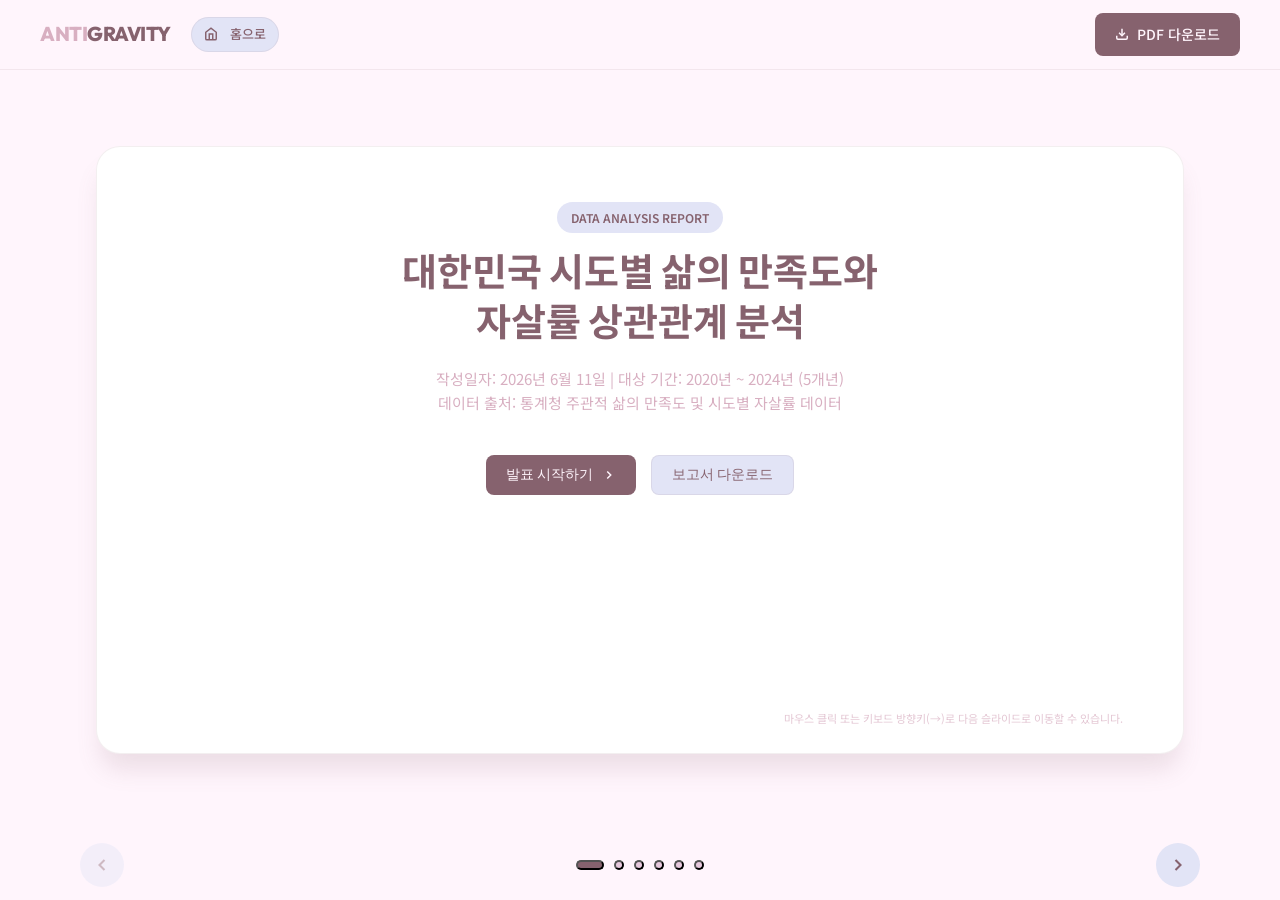
<file: antigravity_test/index.html>
<!DOCTYPE html>
<html lang="ko">
<head>
  <meta charset="UTF-8">
  <meta name="viewport" content="width=device-width, initial-scale=1.0">
  <title>삶의 만족도와 자살률 상관관계 분석 보고서</title>
  <meta name="description" content="대한민국 17개 시도별 삶의 만족도와 자살률 간의 상관관계 분석 결과(2020~2024년)를 보여주는 인터랙티브 발표 웹페이지입니다.">
  <link rel="stylesheet" href="index.css">
</head>
<body class="mode-presentation">

  <!-- 고정 네비게이션 헤더 -->
  <header>
    <div style="display: flex; align-items: center; gap: 20px;">
      <div class="logo">
        <span>ANTI</span>GRAVITY
      </div>
      <a href="https://jhr6464.github.io/AI2026/" class="btn btn-secondary" style="padding: 6px 12px; font-size: 13px; border-radius: 20px;">
        <svg width="14" height="14" viewBox="0 0 24 24" fill="none" stroke="currentColor" stroke-width="2.5" style="vertical-align: -2px; margin-right: 4px;">
          <path d="M3 9l9-7 9 7v11a2 2 0 0 1-2 2H5a2 2 0 0 1-2-2z"></path>
          <polyline points="9 22 9 12 15 12 15 22"></polyline>
        </svg>홈으로
      </a>
    </div>
    
    <div class="controls">
      <!-- 빠른 다운로드 -->
      <a href="report.pdf" class="btn btn-primary" download="report.pdf" id="quickDownload">
        <svg width="14" height="14" viewBox="0 0 24 24" fill="none" stroke="currentColor" stroke-width="2.5" style="vertical-align: -1px;">
          <path d="M21 15v4a2 2 0 0 1-2 2H5a2 2 0 0 1-2-2v-4"></path>
          <polyline points="7 10 12 15 17 10"></polyline>
          <line x1="12" y1="15" x2="12" y2="3"></line>
        </svg> PDF 다운로드
      </a>
    </div>
  </header>

  <!-- ---------------------------------- -->
  <!-- 뷰 1: 발표 모드 (Presentation)      -->
  <!-- ---------------------------------- -->
  <main id="presentationView" class="presentation-container">
    <div class="slides-wrapper">
      
      <!-- 슬라이드 1: 표지 -->
      <section class="slide active" id="slide-1">
        <div class="slide-body">
          <div class="cover-content">
            <span class="cover-badge">DATA ANALYSIS REPORT</span>
            <h1 class="cover-title">대한민국 시도별 삶의 만족도와<br>자살률 상관관계 분석</h1>
            <p class="cover-meta">
              작성일자: 2026년 6월 11일  |  대상 기간: 2020년 ~ 2024년 (5개년)<br>
              데이터 출처: 통계청 주관적 삶의 만족도 및 시도별 자살률 데이터
            </p>
            <div style="display: flex; justify-content: center; gap: 15px;">
              <button class="btn btn-primary" onclick="document.getElementById('nextSlide').click()">
                발표 시작하기
                <svg width="14" height="14" viewBox="0 0 24 24" fill="none" stroke="currentColor" stroke-width="2.5">
                  <polyline points="9 18 15 12 9 6"></polyline>
                </svg>
              </button>
              <button class="btn btn-secondary" onclick="window.goToSlide(5)">
                보고서 다운로드
              </button>
            </div>
          </div>
        </div>
        <div class="keyboard-tip">마우스 클릭 또는 키보드 방향키(→)로 다음 슬라이드로 이동할 수 있습니다.</div>
      </section>

      <!-- 슬라이드 2: 요약 -->
      <section class="slide" id="slide-2">
        <div class="slide-header">
          <span class="slide-num">Slide 02</span>
          <h2 class="slide-title">1. 요약 (Executive Summary)</h2>
        </div>
        <div class="slide-body">
          <div class="cards-grid">
            <div class="summary-card">
              <h4>2020년 음의 상관관계 입증</h4>
              <p>2020년 시도별 데이터 분석 결과, 삶의 만족도가 높은 지역일수록 자살률이 낮게 나타나는 유의미한 음(-)의 상관관계(r = -0.5135, p < 0.05)가 성립했습니다.</p>
            </div>
            <div class="summary-card">
              <h4>팬데믹 이후 상관성 소실</h4>
              <p>코로나19 여파가 컸던 2021년 이후, 전국적인 삶의 만족도 급락과 격차의 왜곡으로 인해 두 지표 간 통계적 유의미한 상관관계는 소실되었습니다.</p>
            </div>
            <div class="summary-card">
              <h4>남성 자살률의 격차와 민감성</h4>
              <p>남성 자살률은 여성의 2.4배이며, 2020년 남성 삶의 만족도와 자살률 간 강한 음의 상관성(r = -0.5601, p < 0.05)이 도출되어 사회경제적 만족도에 더 민감함을 보였습니다.</p>
            </div>
            <div class="summary-card">
              <h4>충남-제주 지역적 역설</h4>
              <p>주관적 만족도는 전국 최상위권임에도 실제 자살률은 전국 1, 2위를 다투는 충남·제주의 '만족도-자살률 역설'이 발견되어 사각지대 고위험군 관리 필요성을 보였습니다.</p>
            </div>
          </div>
        </div>
      </section>

      <!-- 슬라이드 3: 데이터 테이블 -->
      <section class="slide" id="slide-3">
        <div class="slide-header">
          <span class="slide-num">Slide 03</span>
          <h2 class="slide-title">2. 연도별/성별 상관분석 상세 결과</h2>
        </div>
        <div class="slide-body">
          <div class="filter-bar">
            <button class="filter-btn active" data-filter="all">전체보기</button>
            <button class="filter-btn" data-filter="계">계(전체)</button>
            <button class="filter-btn" data-filter="남자">남자</button>
            <button class="filter-btn" data-filter="여자">여자</button>
          </div>
          
          <div class="table-container">
            <table class="data-table">
              <thead>
                <tr>
                  <th>대상 (성별)</th>
                  <th>연도</th>
                  <th>조사한 지역 수</th>
                  <th>반대로 움직이는 점수 (상관계수)</th>
                  <th>우연히 일어났을 확률 (유의확률)</th>
                  <th>진짜 관계인가요? (통계적 유의성)</th>
                  <th>행복 점수 (5점 만점)</th>
                  <th>자살자 수 (10만 명당)</th>
                </tr>
              </thead>
              <tbody>
                <tr data-gender="계" class="highlight">
                  <td>계 (전체)</td>
                  <td>2020</td>
                  <td>17</td>
                  <td>-0.51</td>
                  <td>0.035 (3.5%)</td>
                  <td>네, 진짜 반대로 움직여요!</td>
                  <td>3.43점</td>
                  <td>26.8명</td>
                </tr>
                <tr data-gender="계">
                  <td>계 (전체)</td>
                  <td>2021</td>
                  <td>17</td>
                  <td>0.05</td>
                  <td>0.849 (84.9%)</td>
                  <td>아니요, 그냥 우연이에요.</td>
                  <td>3.21점</td>
                  <td>27.4명</td>
                </tr>
                <tr data-gender="계">
                  <td>계 (전체)</td>
                  <td>2022</td>
                  <td>17</td>
                  <td>0.08</td>
                  <td>0.769 (76.9%)</td>
                  <td>아니요, 그냥 우연이에요.</td>
                  <td>3.41점</td>
                  <td>26.6명</td>
                </tr>
                <tr data-gender="계">
                  <td>계 (전체)</td>
                  <td>2023</td>
                  <td>17</td>
                  <td>-0.11</td>
                  <td>0.678 (67.8%)</td>
                  <td>아니요, 그냥 우연이에요.</td>
                  <td>3.39점</td>
                  <td>28.8명</td>
                </tr>
                <tr data-gender="계">
                  <td>계 (전체)</td>
                  <td>2024</td>
                  <td>17</td>
                  <td>0.23</td>
                  <td>0.375 (37.5%)</td>
                  <td>아니요, 그냥 우연이에요.</td>
                  <td>3.38점</td>
                  <td>30.6명</td>
                </tr>
                <tr data-gender="남자" class="highlight">
                  <td>남자</td>
                  <td>2020</td>
                  <td>17</td>
                  <td>-0.56</td>
                  <td>0.019 (1.9%)</td>
                  <td>네, 진짜 반대로 움직여요!</td>
                  <td>3.45점</td>
                  <td>37.1명</td>
                </tr>
                <tr data-gender="남자">
                  <td>남자</td>
                  <td>2021</td>
                  <td>17</td>
                  <td>0.14</td>
                  <td>0.581 (58.1%)</td>
                  <td>아니요, 그냥 우연이에요.</td>
                  <td>3.20점</td>
                  <td>38.5명</td>
                </tr>
                <tr data-gender="남자">
                  <td>남자</td>
                  <td>2022</td>
                  <td>17</td>
                  <td>0.23</td>
                  <td>0.385 (38.5%)</td>
                  <td>아니요, 그냥 우연이에요.</td>
                  <td>3.42점</td>
                  <td>38.0명</td>
                </tr>
                <tr data-gender="남자">
                  <td>남자</td>
                  <td>2023</td>
                  <td>17</td>
                  <td>-0.11</td>
                  <td>0.669 (66.9%)</td>
                  <td>아니요, 그냥 우연이에요.</td>
                  <td>3.40점</td>
                  <td>40.3명</td>
                </tr>
                <tr data-gender="남자">
                  <td>남자</td>
                  <td>2024</td>
                  <td>17</td>
                  <td>0.23</td>
                  <td>0.379 (37.9%)</td>
                  <td>아니요, 그냥 우연이에요.</td>
                  <td>3.39점</td>
                  <td>44.1명</td>
                </tr>
                <tr data-gender="여자">
                  <td>여자</td>
                  <td>2020</td>
                  <td>17</td>
                  <td>0.02</td>
                  <td>0.928 (92.8%)</td>
                  <td>아니요, 그냥 우연이에요.</td>
                  <td>3.40점</td>
                  <td>16.6명</td>
                </tr>
                <tr data-gender="여자">
                  <td>여자</td>
                  <td>2021</td>
                  <td>17</td>
                  <td>-0.15</td>
                  <td>0.572 (57.2%)</td>
                  <td>아니요, 그냥 우연이에요.</td>
                  <td>3.22점</td>
                  <td>16.3명</td>
                </tr>
                <tr data-gender="여자">
                  <td>여자</td>
                  <td>2022</td>
                  <td>17</td>
                  <td>-0.10</td>
                  <td>0.710 (71.0%)</td>
                  <td>아니요, 그냥 우연이에요.</td>
                  <td>3.41점</td>
                  <td>15.2명</td>
                </tr>
                <tr data-gender="여자">
                  <td>여자</td>
                  <td>2023</td>
                  <td>17</td>
                  <td>0.25</td>
                  <td>0.341 (34.1%)</td>
                  <td>아니요, 그냥 우연이에요.</td>
                  <td>3.39점</td>
                  <td>17.2명</td>
                </tr>
                <tr data-gender="여자">
                  <td>여자</td>
                  <td>2024</td>
                  <td>17</td>
                  <td>0.12</td>
                  <td>0.635 (63.5%)</td>
                  <td>아니요, 그냥 우연이에요.</td>
                  <td>3.37점</td>
                  <td>17.1명</td>
                </tr>
              </tbody>
            </table>
          </div>
          
          <div class="callout-box" style="margin-top: 8px; padding: 8px 15px; font-size: 11px;">
            * 빨간색 배경 행은 <b>통계적 유의성(p < 0.05)</b>이 입증된 분석 데이터 영역을 표시합니다.
          </div>
        </div>
      </section>

      <!-- 슬라이드 4: 시각화 -->
      <section class="slide" id="slide-4">
        <div class="slide-header">
          <span class="slide-num">Slide 04</span>
          <h2 class="slide-title">3. 시각화 데이터 및 차트</h2>
        </div>
        <div class="slide-body">
          <div class="gallery-container">
            <div class="gallery-tabs">
              <button class="gallery-tab active" data-target="overallImg">전체 상관관계 (2020~2024)</button>
              <button class="gallery-tab" data-target="genderImg">성별 비교 산점도</button>
            </div>
            <div class="gallery-view">
              <img src="images/correlation_overall.png" id="overallImg" class="gallery-img active" alt="전체 상관관계 산점도">
              <img src="images/correlation_gender.png" id="genderImg" class="gallery-img" alt="성별 상관관계 산점도">
            </div>
          </div>
        </div>
      </section>

      <!-- 슬라이드 5: 인사이트 -->
      <section class="slide" id="slide-5">
        <div class="slide-header">
          <span class="slide-num">Slide 05</span>
          <h2 class="slide-title">4. 주요 분석 인사이트</h2>
        </div>
        <div class="slide-body">
          <div style="font-size: 14px; line-height: 1.6;">
            <h3 style="font-size: 16px; margin-bottom: 5px;">&bull; 코로나19 팬데믹 충격에 따른 상관관계 붕괴</h3>
            <p style="margin-left: 15px; margin-bottom: 12px; color:#555;">
              2020년에서 2021년 사이, 전국 시도 평균 삶의 만족도가 <b>3.43점 $\rightarrow$ 3.21점</b>으로 급락했습니다. 
              팬데믹 쇼크로 모든 지자체 주민들의 정신건강과 만족도가 대폭 감소하면서, 구조적 통계 연결고리가 완전히 끊어졌습니다.
            </p>
            
            <h3 style="font-size: 16px; margin-bottom: 5px;">&bull; 자살률의 지속적 우상향과 만족도 정체</h3>
            <p style="margin-left: 15px; margin-bottom: 12px; color:#555;">
              평균 자살률은 <b>2022년 26.6명 $\rightarrow$ 2023년 28.8명 $\rightarrow$ 2024년 30.6명</b>으로 상승세입니다. 
              동기간 만족도는 3.3~3.4점대에 고착되어 장기적인 피로감을 유발하고 있습니다.
            </p>

            <h3 style="font-size: 16px; margin-bottom: 5px;">&bull; 충청남도 & 제주특별자치도의 역설</h3>
            <p style="margin-left: 15px; color:#555;">
              충청남도는 2024년 주관적 삶의 만족도 전국 1위(3.56점)이지만, 실제 자살률은 전국 2위(34.8명)입니다. 
              제주도 또한 만족도가 높은 편이나 자살률 1위(36.3명)를 보였습니다. 
              이는 표본 조사가 <b>사회적 취약 계층(독거 노인, 고립 가구)의 복지 실상</b>을 대변하지 못하는 한계를 증명합니다.
            </p>
          </div>
        </div>
      </section>

      <!-- 슬라이드 6: 다운로드 -->
      <section class="slide" id="slide-6">
        <div class="slide-header">
          <span class="slide-num">Slide 06</span>
          <h2 class="slide-title">5. 제언 및 보고서 다운로드</h2>
        </div>
        <div class="slide-body">
          <div style="font-size: 14px; margin-bottom: 25px;">
            <p style="margin-bottom: 8px;"><b>1) 예방 정책의 다각화:</b> 주관적 설문 조사를 탈피하고, 실질 복지 지표를 병행 모니터링해야 합니다.</p>
            <p style="margin-bottom: 8px;"><b>2) 성별 맞춤 타겟팅:</b> 자살률이 월등히 높은 중장년 및 고령층 남성을 위한 정신적/사회적 지원책이 시급합니다.</p>
            <p><b>3) 고위험 지역 특별 관리:</b> 만성적 고위험 지역(충남, 제주 등)에 정신건강 인프라와 상담망을 우선 확충해야 합니다.</p>
          </div>
          
          <div class="download-section" id="presentationDownload">
            <h3 style="font-size: 16px; margin-bottom: 8px;">분석 보고서 오프라인 파일 다운로드</h3>
            <p style="font-size: 12.5px; color: var(--color-burgundy); margin-bottom: 15px;">
              제출 및 인쇄가 가능한 워드 파일(.docx)과 맥북 기본 '미리보기' 앱에 최적화된 PDF 파일을 다운로드하실 수 있습니다.
            </p>
            <div class="download-buttons">
              <a href="report.pdf" class="btn btn-primary" download="report.pdf">
                <svg width="16" height="16" viewBox="0 0 24 24" fill="none" stroke="currentColor" stroke-width="2.5">
                  <path d="M21 15v4a2 2 0 0 1-2 2H5a2 2 0 0 1-2-2v-4"></path>
                  <polyline points="7 10 12 15 17 10"></polyline>
                  <line x1="12" y1="15" x2="12" y2="3"></line>
                </svg> PDF 보고서 받기
              </a>
              <a href="report.docx" class="btn btn-secondary" download="report.docx">
                <svg width="16" height="16" viewBox="0 0 24 24" fill="none" stroke="currentColor" stroke-width="2.5">
                  <path d="M21 15v4a2 2 0 0 1-2 2H5a2 2 0 0 1-2-2v-4"></path>
                  <polyline points="7 10 12 15 17 10"></polyline>
                  <line x1="12" y1="15" x2="12" y2="3"></line>
                </svg> Word 보고서 받기
              </a>
            </div>
          </div>
        </div>
      </section>

    </div>

    <!-- 하단 슬라이드 제어 바 -->
    <div class="slide-nav">
      <button class="nav-arrow" id="prevSlide" disabled>
        <svg width="20" height="20" viewBox="0 0 24 24" fill="none" stroke="currentColor" stroke-width="2.5">
          <polyline points="15 18 9 12 15 6"></polyline>
        </svg>
      </button>
      <div class="slide-dots" id="slideDots"></div>
      <button class="nav-arrow" id="nextSlide">
        <svg width="20" height="20" viewBox="0 0 24 24" fill="none" stroke="currentColor" stroke-width="2.5">
          <polyline points="9 18 15 12 9 6"></polyline>
        </svg>
      </button>
    </div>
  </main>

  <!-- ---------------------------------- -->
  <!-- 뷰 2: 보고서 모드 (Report View)     -->
  <!-- ---------------------------------- -->
  <main id="reportView" class="report-container" style="display: none;">
    <article>
      <div style="text-align: center; margin-bottom: 40px; border-bottom: 2px solid var(--color-lavender); padding-bottom: 25px;">
        <h1 style="font-size: 28px; margin-bottom: 10px;">대한민국 시도별 삶의 만족도와 자살률 상관관계 분석 보고서</h1>
        <p style="color: var(--color-rose); font-size: 14px;">작성일자: 2026년 6월 11일  |  대상 기간: 2020년 ~ 2024년 (5개년)</p>
      </div>

      <section class="report-section">
        <h2>1. 요약 (Executive Summary)</h2>
        <p>본 분석은 대한민국의 17개 시도별 삶의 만족도(5점 만점 가중평균)와 자살률(인구 10만 명당 자살 사망자 수) 간의 상관관계를 통계적으로 규명하고자 수행되었습니다.</p>
        <p><b>• 2020년의 뚜렷한 음(-)의 상관관계</b>: 2020년에는 삶의 만족도가 높은 지역일수록 자살률이 통계적으로 유의미하게 낮았습니다 (상관계수 r = -0.5135, p &lt; 0.05).</p>
        <p><b>• 팬데믹 이후(2021년~) 상관관계 소실</b>: 2021년 코로나19 대유행의 사회적 여파로 전국의 삶의 만족도가 급감(3.43 $\rightarrow$ 3.21)하면서 지역 간 편차가 왜곡되었고, 이후 상관성이 무력화되었습니다.</p>
        <p><b>• 성별 자살률의 격차와 상관성</b>: 남성 자살률(5개년 평균 약 39.8명)은 여성 자살률(약 16.5명)보다 2.4배 이상 높았습니다. 남성의 경우 2020년에 삶의 만족도와 자살률 간 매우 강한 음의 상관관계(r = -0.5601, p &lt; 0.05)를 보였습니다.</p>
        <p><b>• 지역적 역설 (Jeju-Chungnam Paradox)</b>: 충청남도와 제주특별자치도는 높은 삶의 만족도를 기록했음에도 불구하고 자살률 또한 전국 최상위권을 기록하는 역설적인 분포를 보였습니다.</p>
      </section>

      <section class="report-section">
        <h2>2. 데이터 개요 및 분석 방법론</h2>
        <h3>2.1 데이터 소스</h3>
        <p>• <b>삶의 만족도 데이터</b>: 행정구역별(17개 시도별), 특성별(전체/성별) 조사 자료입니다. 매년 삶의 만족도를 5개 척도 비율(%)로 제공합니다.</p>
        <p>• <b>자살률 데이터</b>: 행정구역별(17개 시도별), 성별로 인구 10만 명당 자살률(명)을 제공합니다.</p>
        
        <h3>2.2 변수 정의 및 전처리</h3>
        <p>• <b>행정구역명 일치</b>: 두 데이터의 지역명 표기법 차이를 통일하였습니다. ('전라북도' $\rightarrow$ '전북특별자치도', '제주도' $\rightarrow$ '제주특별자치도')</p>
        <p>• <b>가중평균 삶의 만족도 점수(Satisfaction_Avg) 산출</b>: 주관적 삶의 만족도 데이터를 정량 비교하기 위해 5점 만점의 가중평균 지표를 만들었습니다.</p>
        <p>• <b>분석 대상 설정</b>: 독립적인 통계 분석을 위해 '전국' 데이터를 제외하고 17개 시도별 데이터를 기준으로 삼았습니다.</p>
      </section>

      <section class="report-section">
        <h2>3. 상세 분석 결과</h2>
        <h3>3.1 연도별 및 성별 상관분석 상세 결과</h3>
        <div class="table-container">
          <table class="data-table">
            <thead>
                <tr>
                  <th>대상 (성별)</th>
                  <th>연도</th>
                  <th>조사한 지역 수</th>
                  <th>반대로 움직이는 점수 (상관계수)</th>
                  <th>우연히 일어났을 확률 (유의확률)</th>
                  <th>진짜 관계인가요? (통계적 유의성)</th>
                  <th>행복 점수 (5점 만점)</th>
                  <th>자살자 수 (10만 명당)</th>
                </tr>
              </thead>
            <tbody>
                <tr data-gender="계" class="highlight">
                  <td>계 (전체)</td>
                  <td>2020</td>
                  <td>17</td>
                  <td>-0.51</td>
                  <td>0.035 (3.5%)</td>
                  <td>네, 진짜 반대로 움직여요!</td>
                  <td>3.43점</td>
                  <td>26.8명</td>
                </tr>
                <tr data-gender="계">
                  <td>계 (전체)</td>
                  <td>2021</td>
                  <td>17</td>
                  <td>0.05</td>
                  <td>0.849 (84.9%)</td>
                  <td>아니요, 그냥 우연이에요.</td>
                  <td>3.21점</td>
                  <td>27.4명</td>
                </tr>
                <tr data-gender="계">
                  <td>계 (전체)</td>
                  <td>2022</td>
                  <td>17</td>
                  <td>0.08</td>
                  <td>0.769 (76.9%)</td>
                  <td>아니요, 그냥 우연이에요.</td>
                  <td>3.41점</td>
                  <td>26.6명</td>
                </tr>
                <tr data-gender="계">
                  <td>계 (전체)</td>
                  <td>2023</td>
                  <td>17</td>
                  <td>-0.11</td>
                  <td>0.678 (67.8%)</td>
                  <td>아니요, 그냥 우연이에요.</td>
                  <td>3.39점</td>
                  <td>28.8명</td>
                </tr>
                <tr data-gender="계">
                  <td>계 (전체)</td>
                  <td>2024</td>
                  <td>17</td>
                  <td>0.23</td>
                  <td>0.375 (37.5%)</td>
                  <td>아니요, 그냥 우연이에요.</td>
                  <td>3.38점</td>
                  <td>30.6명</td>
                </tr>
                <tr data-gender="남자" class="highlight">
                  <td>남자</td>
                  <td>2020</td>
                  <td>17</td>
                  <td>-0.56</td>
                  <td>0.019 (1.9%)</td>
                  <td>네, 진짜 반대로 움직여요!</td>
                  <td>3.45점</td>
                  <td>37.1명</td>
                </tr>
                <tr data-gender="남자">
                  <td>남자</td>
                  <td>2021</td>
                  <td>17</td>
                  <td>0.14</td>
                  <td>0.581 (58.1%)</td>
                  <td>아니요, 그냥 우연이에요.</td>
                  <td>3.20점</td>
                  <td>38.5명</td>
                </tr>
                <tr data-gender="남자">
                  <td>남자</td>
                  <td>2022</td>
                  <td>17</td>
                  <td>0.23</td>
                  <td>0.385 (38.5%)</td>
                  <td>아니요, 그냥 우연이에요.</td>
                  <td>3.42점</td>
                  <td>38.0명</td>
                </tr>
                <tr data-gender="남자">
                  <td>남자</td>
                  <td>2023</td>
                  <td>17</td>
                  <td>-0.11</td>
                  <td>0.669 (66.9%)</td>
                  <td>아니요, 그냥 우연이에요.</td>
                  <td>3.40점</td>
                  <td>40.3명</td>
                </tr>
                <tr data-gender="남자">
                  <td>남자</td>
                  <td>2024</td>
                  <td>17</td>
                  <td>0.23</td>
                  <td>0.379 (37.9%)</td>
                  <td>아니요, 그냥 우연이에요.</td>
                  <td>3.39점</td>
                  <td>44.1명</td>
                </tr>
                <tr data-gender="여자">
                  <td>여자</td>
                  <td>2020</td>
                  <td>17</td>
                  <td>0.02</td>
                  <td>0.928 (92.8%)</td>
                  <td>아니요, 그냥 우연이에요.</td>
                  <td>3.40점</td>
                  <td>16.6명</td>
                </tr>
                <tr data-gender="여자">
                  <td>여자</td>
                  <td>2021</td>
                  <td>17</td>
                  <td>-0.15</td>
                  <td>0.572 (57.2%)</td>
                  <td>아니요, 그냥 우연이에요.</td>
                  <td>3.22점</td>
                  <td>16.3명</td>
                </tr>
                <tr data-gender="여자">
                  <td>여자</td>
                  <td>2022</td>
                  <td>17</td>
                  <td>-0.10</td>
                  <td>0.710 (71.0%)</td>
                  <td>아니요, 그냥 우연이에요.</td>
                  <td>3.41점</td>
                  <td>15.2명</td>
                </tr>
                <tr data-gender="여자">
                  <td>여자</td>
                  <td>2023</td>
                  <td>17</td>
                  <td>0.25</td>
                  <td>0.341 (34.1%)</td>
                  <td>아니요, 그냥 우연이에요.</td>
                  <td>3.39점</td>
                  <td>17.2명</td>
                </tr>
                <tr data-gender="여자">
                  <td>여자</td>
                  <td>2024</td>
                  <td>17</td>
                  <td>0.12</td>
                  <td>0.635 (63.5%)</td>
                  <td>아니요, 그냥 우연이에요.</td>
                  <td>3.37점</td>
                  <td>17.1명</td>
                </tr>
              </tbody>
          </table>
        </div>
        
        <div class="callout-box">
          [유의사항] 2020년 전체 시도 분석과 남성 분석에서만 p-value가 0.05 이하로 도출되어 통계적 음의 상관이 증명되었습니다. 그 외 연도 및 여성 집단에서는 통계적 유의성이 검출되지 않았습니다.
        </div>

        <h3>3.2 시각화 자료</h3>
        <div style="display: flex; flex-direction: column; gap: 30px; align-items: center; margin-top: 20px;">
          <div style="text-align: center; width: 100%;">
            <p style="font-weight: 600; margin-bottom: 8px;">1) 전체 통합 상관관계 산점도 (2020~2024 통합)</p>
            <img src="images/correlation_overall.png" style="max-width: 100%; border-radius: var(--radius-sm); border: 1px solid rgba(134, 98, 110, 0.1);" alt="전체 상관관계">
          </div>
          <div style="text-align: center; width: 100%;">
            <p style="font-weight: 600; margin-bottom: 8px;">2) 성별 상관관계 비교 산점도 (남성 vs 여성)</p>
            <img src="images/correlation_gender.png" style="max-width: 100%; border-radius: var(--radius-sm); border: 1px solid rgba(134, 98, 110, 0.1);" alt="성별 상관관계 비교">
          </div>
        </div>
      </section>

      <section class="report-section">
        <h2>4. 주요 분석 인사이트 및 해석</h2>
        <h3>4.1 팬데믹(COVID-19) 시기 삶의 만족도 급락</h3>
        <p>2020년에서 2021년 사이 전국 평균 만족도는 <b>3.428점에서 3.209점으로 대폭락</b>했습니다. 코로나19의 방역 제한, 실업률 증가, 사회적 단절이 본격화되며 모든 지역의 주관적 만족도가 하향 평준화되었습니다. 이 충격으로 인해 기존의 지역별 자살률-만족도 간의 유의미한 연결 구조가 붕괴되었습니다.</p>
        
        <h3>4.2 자살률의 가파른 증가세</h3>
        <p>자살률 평균은 2022년 26.6명에서 2023년 28.8명, 2024년 30.6명으로 가파르게 우상향하고 있으나 삶의 만족도 평균은 회복하지 못한 채 3.3점대 후반에 머물러 주민들이 느끼는 상대적 고통이 증가하고 있습니다.</p>
        
        <h3>4.3 지역별 만족도-자살률의 역설 (Chungnam & Jeju Paradox)</h3>
        <p>2024년 <b>충청남도</b>는 삶의 만족도 1위(3.56점)이지만 자살률은 2위(34.8명)였으며, <b>제주도</b>도 만족도가 양호하나 자살률 1위(36.3명)로 매우 높았습니다. 이는 일반적인 가구를 대상의 주관적 설문 조사가 자살로 밀려나는 극한의 취약 계층의 사회적 우울과 위기를 적절히 포착해내기 어려움을 의미합니다.</p>
      </section>

      <section class="report-section">
        <h2>5. 결론 및 제언</h2>
        <p><b>1) 예방 정책의 다각화 필요</b>: 단순한 만족도 조사 위주의 삶의 질 지표를 지양하고 고독사 비율, 취약 가구 밀도 등 객관적인 사회 구조적 지표를 함께 도입하여 사각지대를 방지해야 합니다.</p>
        <p><b>2) 성별 맞춤형 접근</b>: 남성의 자살률이 여성보다 2배 이상 높고 사회경제적 만족에 민감하므로, 남성 실직자 및 은퇴 고령자 지원 프로그램을 활성화해야 합니다.</p>
        <p><b>3) 고위험 지역 맞춤형 관리</b>: 충남, 전남, 제주 등 인구 구조상 취약층이 많은 지역은 설문 만족도와 상관없이 정신건강 상담 지원 및 응급 개입 시스템을 선제 구축해야 합니다.</p>
      </section>

      <!-- 다운로드 영역 -->
      <section class="download-section" id="downloadSection">
        <h3>분석 보고서 오프라인 파일 다운로드</h3>
        <p style="font-size: 13px; color: var(--color-burgundy); margin-bottom: 15px;">
          원하는 문서 포맷으로 보고서를 다운로드 받아 활용하실 수 있습니다.
        </p>
        <div class="download-buttons">
          <a href="report.pdf" class="btn btn-primary" download="report.pdf">
            <svg width="16" height="16" viewBox="0 0 24 24" fill="none" stroke="currentColor" stroke-width="2.5">
              <path d="M21 15v4a2 2 0 0 1-2 2H5a2 2 0 0 1-2-2v-4"></path>
              <polyline points="7 10 12 15 17 10"></polyline>
              <line x1="12" y1="15" x2="12" y2="3"></line>
            </svg> PDF 다운로드
          </a>
          <a href="report.docx" class="btn btn-secondary" download="report.docx">
            <svg width="16" height="16" viewBox="0 0 24 24" fill="none" stroke="currentColor" stroke-width="2.5">
              <path d="M21 15v4a2 2 0 0 1-2 2H5a2 2 0 0 1-2-2v-4"></path>
              <polyline points="7 10 12 15 17 10"></polyline>
              <line x1="12" y1="15" x2="12" y2="3"></line>
            </svg> Word 다운로드
          </a>
        </div>
      </section>
    </article>
  </main>

  <script src="index.js"></script>
</body>
</html>
</file>
<file: antigravity_test/index.css>
/* index.css */
@import url('https://fonts.googleapis.com/css2?family=Noto+Sans+KR:wght@300;400;500;700&family=Outfit:wght@300;400;600;800&display=swap');

:root {
  /* 사용자 지정 컬러 팔레트 */
  --color-mint: #defffc;
  --color-lavender: #e2e4f6;
  --color-lilac: #e7c8dd;
  --color-rose: #d8afc1;
  --color-burgundy: #86626e;
  --color-bg: #fff5fc;
  
  /* 다크/소프트 텍스트 및 그림자 */
  --text-dark: #3a252c;
  --text-light: #fff5fc;
  --text-muted: #86626e8e;
  --shadow-sm: 0 4px 6px -1px rgba(134, 98, 110, 0.08);
  --shadow-md: 0 10px 15px -3px rgba(134, 98, 110, 0.12);
  --shadow-lg: 0 20px 25px -5px rgba(134, 98, 110, 0.16);
  --radius-sm: 8px;
  --radius-md: 16px;
  --radius-lg: 24px;
  --transition: all 0.35s cubic-bezier(0.4, 0, 0.2, 1);
}

/* 기본 리셋 및 폰트 설정 */
* {
  box-sizing: border-box;
  margin: 0;
  padding: 0;
}

body {
  font-family: 'Noto Sans KR', sans-serif;
  background-color: var(--color-bg);
  color: var(--text-dark);
  line-height: 1.6;
  overflow-x: hidden;
  transition: var(--transition);
}

h1, h2, h3, h4, h5, h6 {
  font-family: 'Outfit', 'Noto Sans KR', sans-serif;
  color: var(--color-burgundy);
  font-weight: 700;
  line-height: 1.4; /* 텍스트 윗부분 잘림 방지 */
}

a {
  color: var(--color-rose);
  text-decoration: none;
  transition: var(--transition);
}

a:hover {
  color: var(--color-burgundy);
}

/* ---------------------------------- */
/* 공통 헤더 및 네비게이션             */
/* ---------------------------------- */
header {
  position: fixed;
  top: 0;
  left: 0;
  width: 100%;
  height: 70px;
  background: rgba(255, 245, 252, 0.85);
  backdrop-filter: blur(12px);
  -webkit-backdrop-filter: blur(12px);
  border-bottom: 1px solid rgba(134, 98, 110, 0.1);
  display: flex;
  justify-content: space-between;
  align-items: center;
  padding: 0 40px;
  z-index: 100;
  transition: var(--transition);
}

.logo {
  font-family: 'Outfit', sans-serif;
  font-size: 20px;
  font-weight: 800;
  color: var(--color-burgundy);
  letter-spacing: -0.5px;
}

.logo span {
  color: var(--color-rose);
}

.controls {
  display: flex;
  align-items: center;
  gap: 15px;
}

/* 버튼 스타일 */
.btn {
  display: inline-flex;
  align-items: center;
  gap: 8px;
  padding: 10px 20px;
  border-radius: var(--radius-sm);
  font-size: 14px;
  font-weight: 500;
  cursor: pointer;
  border: none;
  transition: var(--transition);
}

.btn-primary {
  background-color: var(--color-burgundy);
  color: var(--text-light);
}

.btn-primary:hover {
  background-color: var(--color-rose);
  transform: translateY(-2px);
  box-shadow: var(--shadow-sm);
}

.btn-secondary {
  background-color: var(--color-lavender);
  color: var(--color-burgundy);
  border: 1px solid rgba(134, 98, 110, 0.1);
}

.btn-secondary:hover {
  background-color: var(--color-lilac);
  transform: translateY(-2px);
}

/* 토글 스위치 (발표 모드 / 보고서 모드) */
.mode-toggle {
  background: var(--color-lavender);
  padding: 4px;
  border-radius: 30px;
  display: flex;
  gap: 4px;
  border: 1px solid rgba(134, 98, 110, 0.15);
}

.toggle-option {
  padding: 6px 16px;
  border-radius: 20px;
  font-size: 13px;
  font-weight: 600;
  cursor: pointer;
  transition: var(--transition);
  color: var(--color-burgundy);
}

.toggle-option.active {
  background-color: var(--color-burgundy);
  color: var(--text-light);
}

/* ---------------------------------- */
/* 모드 1: 발표 모드 (Presentation)    */
/* ---------------------------------- */
.presentation-container {
  display: flex;
  flex-direction: column;
  width: 100vw;
  height: 100vh;
  padding-top: 70px;
  background-color: var(--color-bg);
  transition: var(--transition);
}

.slides-wrapper {
  flex: 1;
  position: relative;
  overflow: hidden;
  display: flex;
  justify-content: center;
  align-items: center;
}

.slide {
  position: absolute;
  width: 85%;
  height: 80%;
  max-width: 1100px;
  max-height: 650px;
  background: white;
  border-radius: var(--radius-lg);
  border: 1px solid rgba(134, 98, 110, 0.1);
  box-shadow: var(--shadow-lg);
  padding: 40px 60px;
  display: flex;
  flex-direction: column;
  justify-content: flex-start;
  opacity: 0;
  transform: scale(0.95) translateY(20px);
  pointer-events: none;
  transition: opacity 0.5s ease, transform 0.5s cubic-bezier(0.25, 1, 0.5, 1);
  z-index: 1;
}

.slide.active {
  opacity: 1;
  transform: scale(1) translateY(0);
  pointer-events: auto;
  z-index: 2;
}

/* 슬라이드 내부 레이아웃 */
.slide-header {
  margin-bottom: 25px;
  border-bottom: 2px solid var(--color-lavender);
  padding-bottom: 15px;
}

.slide-num {
  font-family: 'Outfit', sans-serif;
  font-size: 14px;
  color: var(--color-rose);
  text-transform: uppercase;
  letter-spacing: 1.5px;
  font-weight: 600;
}

.slide-title {
  font-size: 28px;
  color: var(--color-burgundy);
  margin-top: 5px;
}

.slide-body {
  flex: 1;
  overflow-y: auto;
  display: flex;
  flex-direction: column;
  justify-content: flex-start; /* 콘텐츠가 넘칠 때 윗부분이 잘려 나가는 flexbox 버그 방지 */
  padding-top: 15px;
}

/* 슬라이드 네비게이션 컨트롤 */
.slide-nav {
  height: 70px;
  display: flex;
  justify-content: space-between;
  align-items: center;
  padding: 0 80px;
  background: transparent;
}

.nav-arrows {
  display: flex;
  gap: 20px;
}

.nav-arrow {
  width: 44px;
  height: 44px;
  border-radius: 50%;
  background-color: var(--color-lavender);
  border: none;
  cursor: pointer;
  display: flex;
  justify-content: center;
  align-items: center;
  color: var(--color-burgundy);
  font-size: 18px;
  transition: var(--transition);
}

.nav-arrow:hover:not(:disabled) {
  background-color: var(--color-burgundy);
  color: var(--text-light);
  transform: translateY(-2px);
}

.nav-arrow:disabled {
  opacity: 0.4;
  cursor: not-allowed;
}

.slide-dots {
  display: flex;
  gap: 10px;
}

.slide-dot {
  width: 10px;
  height: 10px;
  border-radius: 50%;
  background-color: var(--color-lilac);
  cursor: pointer;
  transition: var(--transition);
}

.slide-dot.active {
  width: 28px;
  border-radius: 10px;
  background-color: var(--color-burgundy);
}

/* ---------------------------------- */
/* 모드 2: 보고서 모드 (Report View)   */
/* ---------------------------------- */
.report-container {
  max-width: 900px;
  margin: 100px auto 60px;
  padding: 40px;
  background: white;
  border-radius: var(--radius-md);
  box-shadow: var(--shadow-md);
  border: 1px solid rgba(134, 98, 110, 0.08);
}

.report-section {
  margin-bottom: 40px;
}

.report-section h2 {
  font-size: 22px;
  border-left: 5px solid var(--color-rose);
  padding-left: 15px;
  margin-bottom: 20px;
}

.report-section h3 {
  font-size: 16px;
  margin: 20px 0 10px;
  color: var(--text-dark);
}

.report-section p {
  margin-bottom: 12px;
  font-size: 15px;
  line-height: 1.7;
}

/* ---------------------------------- */
/* 컴포넌트 디자인                    */
/* ---------------------------------- */

/* 요약 카드 컴포넌트 */
.cards-grid {
  display: grid;
  grid-template-columns: repeat(2, 1fr);
  gap: 20px;
}

.summary-card {
  background-color: var(--color-bg);
  border-left: 4px solid var(--color-rose);
  padding: 20px;
  border-radius: var(--radius-sm);
  box-shadow: var(--shadow-sm);
  transition: var(--transition);
}

.summary-card:hover {
  transform: translateY(-3px);
  box-shadow: var(--shadow-md);
  border-left-color: var(--color-burgundy);
}

.summary-card h4 {
  font-size: 16px;
  margin-bottom: 8px;
  color: var(--color-burgundy);
}

.summary-card p {
  font-size: 13.5px;
  color: var(--text-dark);
  line-height: 1.5;
}

/* 테이블 디자인 */
.table-container {
  width: 100%;
  overflow-x: auto;
  border-radius: var(--radius-sm);
  border: 1px solid rgba(134, 98, 110, 0.12);
  margin-top: 15px;
}

.data-table {
  width: 100%;
  border-collapse: collapse;
  font-size: 12.5px;
  text-align: center;
}

.data-table th {
  background-color: var(--color-burgundy);
  color: var(--text-light);
  padding: 8px 10px;
  font-weight: 500;
}

.data-table td {
  padding: 7px 10px;
  border-bottom: 1px solid rgba(134, 98, 110, 0.08);
}

.data-table tr:nth-child(even) {
  background-color: #fcf6fa;
}

.data-table tr.highlight {
  background-color: var(--color-mint) !important;
  font-weight: 600;
}

/* 필터 버튼 영역 */
.filter-bar {
  display: flex;
  justify-content: flex-start;
  gap: 10px;
  margin-bottom: 12px;
}

.filter-btn {
  padding: 6px 14px;
  border-radius: 15px;
  font-size: 12px;
  font-weight: 600;
  border: 1px solid rgba(134, 98, 110, 0.15);
  background: white;
  cursor: pointer;
  transition: var(--transition);
}

.filter-btn.active, .filter-btn:hover {
  background-color: var(--color-rose);
  color: var(--text-light);
  border-color: var(--color-rose);
}

/* 이미지 갤러리/탭 */
.gallery-container {
  display: flex;
  flex-direction: column;
  align-items: center;
}

.gallery-tabs {
  display: flex;
  gap: 10px;
  margin-bottom: 15px;
}

.gallery-tab {
  padding: 8px 18px;
  border-radius: 20px;
  font-size: 13px;
  font-weight: 600;
  border: none;
  background-color: var(--color-lavender);
  color: var(--color-burgundy);
  cursor: pointer;
  transition: var(--transition);
}

.gallery-tab.active {
  background-color: var(--color-burgundy);
  color: var(--text-light);
}

.gallery-view {
  width: 100%;
  display: flex;
  justify-content: center;
  align-items: center;
  min-height: 250px;
}

.gallery-img {
  max-width: 100%;
  max-height: 320px;
  border-radius: var(--radius-sm);
  box-shadow: var(--shadow-md);
  border: 1px solid rgba(134, 98, 110, 0.1);
  display: none;
  animation: fadeIn 0.4s ease;
}

.gallery-img.active {
  display: block;
}

/* 콜아웃 박스 (주의/안내) */
.callout-box {
  background-color: #fdf5f8;
  border-left: 4px solid var(--color-rose);
  padding: 15px 20px;
  border-radius: var(--radius-sm);
  font-size: 14px;
  margin: 15px 0;
}

/* 표지 디자인 */
.cover-content {
  text-align: center;
  max-width: 800px;
  margin: 0 auto;
}

.cover-badge {
  background: var(--color-lavender);
  padding: 6px 14px;
  border-radius: 20px;
  font-size: 12px;
  font-weight: 600;
  color: var(--color-burgundy);
  display: inline-block;
  margin-bottom: 15px;
}

.cover-title {
  font-size: 38px;
  color: var(--color-burgundy);
  line-height: 1.3;
  margin-bottom: 20px;
}

.cover-meta {
  font-size: 15px;
  color: var(--color-rose);
  margin-bottom: 40px;
}

/* 다운로드 영역 */
.download-section {
  text-align: center;
  padding: 30px;
  background: var(--color-lavender);
  border-radius: var(--radius-md);
  border: 1px dashed var(--color-rose);
  margin-top: 30px;
}

.download-buttons {
  display: flex;
  justify-content: center;
  gap: 20px;
  margin-top: 20px;
}

/* 키패드 및 조작 도움말 */
.keyboard-tip {
  position: absolute;
  bottom: 25px;
  right: 60px;
  font-size: 11px;
  color: var(--color-rose);
  opacity: 0.7;
}

/* ---------------------------------- */
/* 애니메이션                         */
/* ---------------------------------- */
@keyframes fadeIn {
  from { opacity: 0; transform: scale(0.98); }
  to { opacity: 1; transform: scale(1); }
}

/* 모드별 가시성 제어 */
.mode-presentation #presentationView {
  display: flex;
}

.mode-presentation #reportView {
  display: none;
}

.mode-report #presentationView {
  display: none;
}

.mode-report #reportView {
  display: block;
}

/* 반응형 모바일 */
@media (max-width: 768px) {
  header {
    padding: 0 20px;
  }
  
  .slide {
    padding: 25px;
    height: 85%;
    width: 90%;
  }
  
  .slide-title {
    font-size: 22px;
  }
  
  .cards-grid {
    grid-template-columns: 1fr;
    gap: 12px;
  }
  
  .slide-nav {
    padding: 0 30px;
  }
  
  .cover-title {
    font-size: 26px;
  }
  
  .download-buttons {
    flex-direction: column;
    align-items: stretch;
    gap: 10px;
  }
}
</file>
